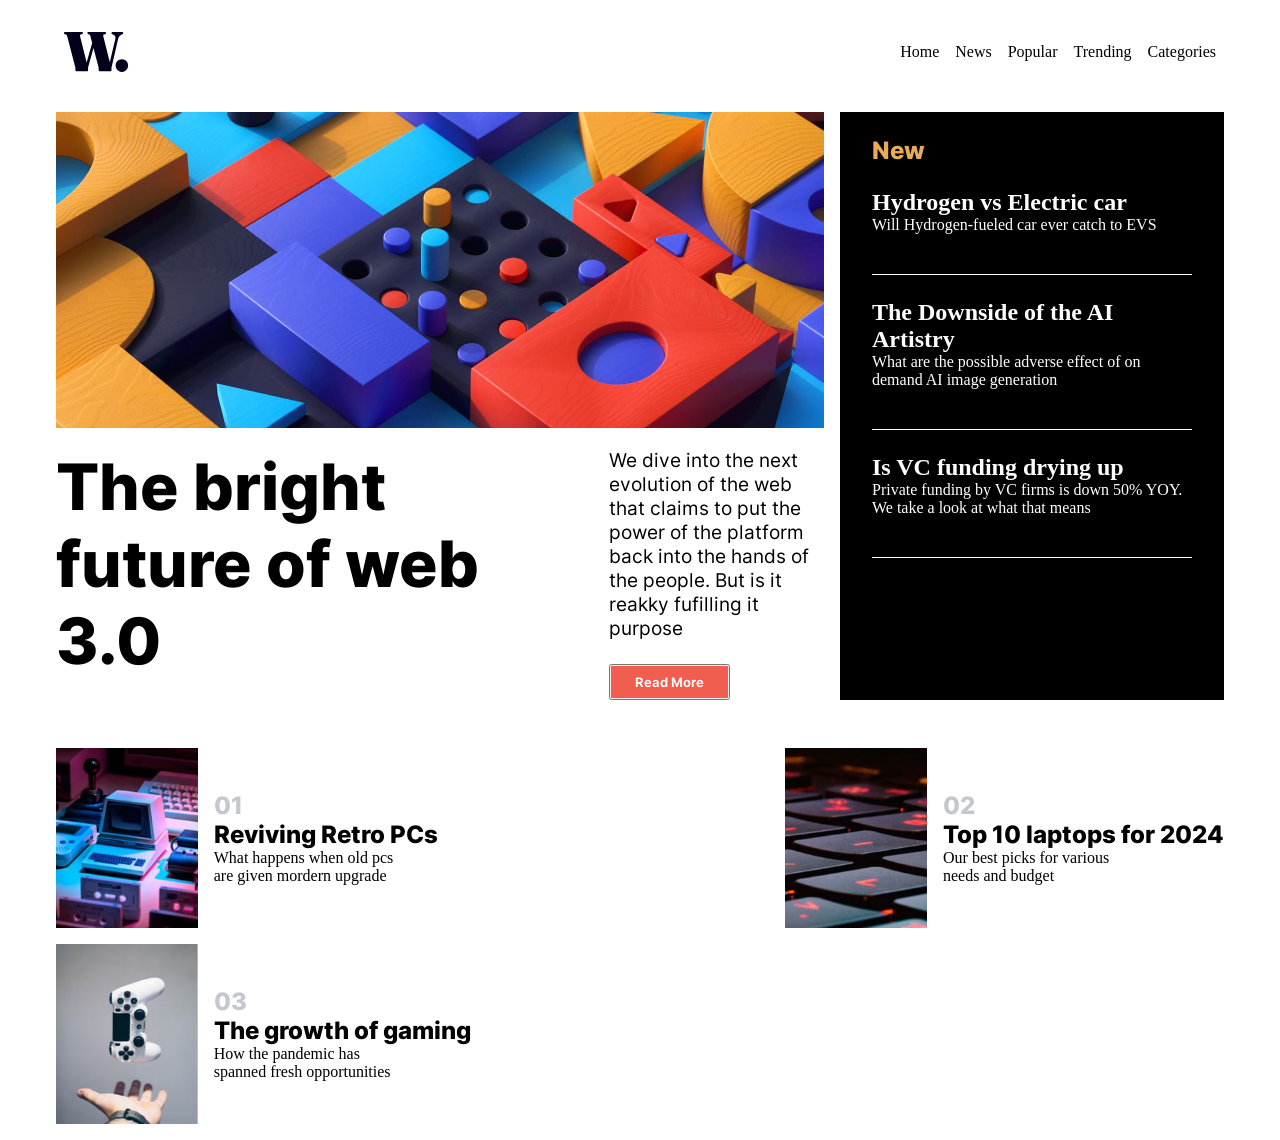
<file: codes/index.html>
<!DOCTYPE html>
<html lang="en">
  <head>
    <meta charset="UTF-8" />
    <meta name="viewport" content="width=device-width, initial-scale=1.0" />
    <title>News Homepage</title>
  </head>
  <link rel="stylesheet" href="style.css" />
  <style></style>
  <body>
    <header>
      <img
        src="/news-homepage-main/assets/images/logo.svg"
        alt=""
        class="logo"
      />
      <div class="nav_tools">
        <ul>
          <li>Home</li>
          <li>News</li>
          <li>Popular</li>
          <li>Trending</li>
          <li>Categories</li>
        </ul>
      </div>
    </header>
    <main>
      <section class="first_part">
        <img
          src="/news-homepage-main/assets/images/image-web-3-desktop.jpg"
          alt=""
        />
        <div class="page_desc">
          <h1>The bright future of web 3.0</h1>
          <div>
            <p>
              We dive into the next evolution of the web that claims to put the
              power of the platform back into the hands of the people. But is it
              reakky fufilling it purpose
            </p>
            <button><a href="#">Read More</a></button>
          </div>
        </div>
      </section>
      <section class="2nd other_news">
        <h1>New</h1>
        <div>
          <h2>Hydrogen vs Electric car</h2>
          <p>Will Hydrogen-fueled car ever catch to EVS</p>
        </div>
        <div>
          <h2>The Downside of the AI Artistry</h2>
          <p>
            What are the possible adverse effect of on demand AI image
            generation
          </p>
        </div>
        <div>
          <h2>Is VC funding drying up</h2>
          <p>
            Private funding by VC firms is down 50% YOY. We take a look at what
            that means
          </p>
        </div>
      </section>
    </main>

    <section class="3rd footer_news">
      <div>
        <img
          src="../news-homepage-main/assets/images/image-retro-pcs.jpg"
          alt=""
        />
        <div>
          <h1>01</h1>
          <h2>Reviving Retro PCs</h2>
          <p>What happens when old pcs are given mordern upgrade</p>
        </div>
      </div>
      <div>
        <img
          src="../news-homepage-main/assets/images/image-top-laptops.jpg"
          alt=""
        />
        <div>
          <h1>02</h1>
          <h2>Top 10 laptops for 2024</h2>
          <p>Our best picks for various needs and budget</p>
        </div>
      </div>
      <div>
        <img
          src="../news-homepage-main/assets/images/image-gaming-growth.jpg"
          alt=""
        />
        <div>
          <h1>03</h1>
          <h2>The growth of gaming</h2>
          <p>How the pandemic has spanned fresh opportunities</p>
        </div>
      </div>
    </section>

    <section class="accessory">
      <img
        src="/news-homepage-main/assets/images/icon-menu.svg"
        alt=""
        class="menu"
      />
      <div>
        <img
          src="/news-homepage-main/assets/images/icon-menu-close.svg"
          alt=""
          class="close"
        />
        <ul>
          <li>Home</li>
          <li>New</li>
          <li>Popular</li>
          <li>Trending</li>
          <li>Categories</li>
        </ul>
      </div>
    </section>
    <script src="app.js"></script>
  </body>
</html>
</file>
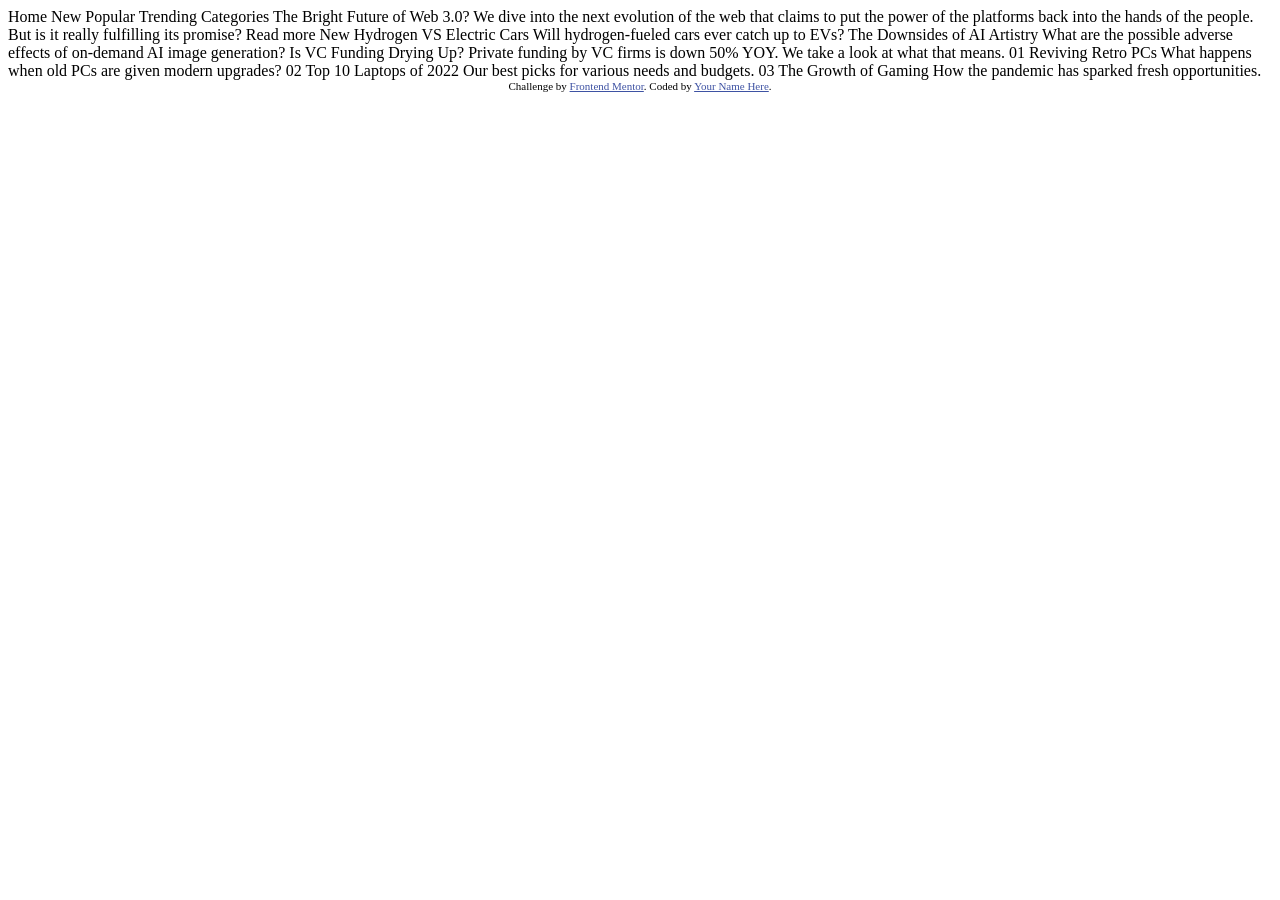
<file: news-homepage-main/index.html>
<!DOCTYPE html>
<html lang="en">
<head>
  <meta charset="UTF-8">
  <meta name="viewport" content="width=device-width, initial-scale=1.0"> <!-- displays site properly based on user's device -->

  <link rel="icon" type="image/png" sizes="32x32" href="./assets/images/favicon-32x32.png">
  
  <title>Frontend Mentor | News homepage</title>

  <!-- Feel free to remove these styles or customise in your own stylesheet 👍 -->
  <style>
    .attribution { font-size: 11px; text-align: center; }
    .attribution a { color: hsl(228, 45%, 44%); }
  </style>
</head>
<body>

  Home
  New
  Popular
  Trending
  Categories

  The Bright Future of Web 3.0?

  We dive into the next evolution of the web that claims to put the power of the platforms back into the hands of the people. 
  But is it really fulfilling its promise?

  Read more

  New 

  Hydrogen VS Electric Cars
  Will hydrogen-fueled cars ever catch up to EVs?

  The Downsides of AI Artistry
  What are the possible adverse effects of on-demand AI image generation?

  Is VC Funding Drying Up?
  Private funding by VC firms is down 50% YOY. We take a look at what that means.

  01
  Reviving Retro PCs
  What happens when old PCs are given modern upgrades?

  02
  Top 10 Laptops of 2022
  Our best picks for various needs and budgets.

  03
  The Growth of Gaming
  How the pandemic has sparked fresh opportunities.
  
  <div class="attribution">
    Challenge by <a href="https://www.frontendmentor.io?ref=challenge" target="_blank">Frontend Mentor</a>. 
    Coded by <a href="#">Your Name Here</a>.
  </div>
</body>
</html>
</file>
<file: codes/style.css>
*{
    margin: 0;
    padding: 0;
    box-sizing: 0;
}
:root {
    /* Primary */
  --Soft-orange: hsl(35, 77%, 62%);
  --Soft-red: hsl(5, 85%, 63%);

    /* Neutral */

    --Off-white: hsl(36, 100%, 99%);
    --Grayish-blue: hsl(233, 8%, 79%);
    --Dark-grayish-blue: hsl(236, 13%, 42%);
    --Very-dark-blue: hsl(240, 100%, 5%);
}
@font-face {
    font-family: "Static";
    src: url(/news-homepage-main/assets/fonts/static/Inter-ExtraBold.ttf);
}
@font-face {
    font-family: "Light";
    src: url(/news-homepage-main/assets/fonts/Inter-VariableFont_slnt\,wght.ttf);
}

/* HEADER */
ul {
    list-style-type: none;
  }
  header {
    display: flex;
    align-items: center;
    justify-content: space-between;
    padding: 0.5rem 1rem 0.5rem 1rem;
    margin-left: 3rem;
    margin-right: 3rem;
    margin-bottom: 2rem;
    margin-top: 1.5rem;
  }
  header > div > ul {
    display: flex;
  }
  .nav_tools > ul > li {
    margin-left: 1rem;
}
.nav_tools > ul > li:hover {
    border-bottom: var(--Soft-red) 3px solid;
}
main{
    display: grid;
    grid-template-columns: minmax(375px, 3fr) 1.5fr;
    margin-left: 3.5rem;
    margin-right: 3.5rem;
    gap: 1rem;
    margin-bottom: 3rem;
}

/* 1st Part */
.first_part {
    /* grid-column: 1/4; */
}
.first_part>img{
    width: 100%;
    margin-bottom: 1rem;
}
.page_desc > h1 {
    font-size: 4rem;
    font-family: static;
  }
.page_desc >div>p {
    font-family: Light;
    max-width: 30ch;
    margin-bottom: 1.5rem;
    font-size: 1.2rem;
}
button>a {
    display: block;
    text-decoration: none;
    background-color: var(--Soft-red);
    color: white;
    padding: 0.5rem 1.5rem 0.5rem 1.5rem;
    font-family: Light;
    font-weight: 650;
}
.page_desc{
    display: flex;
    flex: 1;
    gap: 1.5rem;
    align-items:flex-start;
    justify-content: center;
}

/* 2nd part */
.other_news{
    /* grid-column: 5/6; */
    background-color: black;
    padding: 1.5rem 2rem 1rem 2rem;
}
.other_news>div{
    color: white;
    margin-bottom: 1.5rem;
    border-bottom: white 1px solid;
    padding-bottom: 2.5rem;
}
.other_news>h1 {
    color: var(--Soft-orange);
    font-family: static;
    margin-bottom: 1.5rem;
}

/* Footer section */
.footer_news>div{
    display: flex;
    gap: 1rem;
    align-items: center;
    justify-content: center;
}
.footer_news {
    display: flex;
    flex-wrap: wrap;
    gap: 1rem;
    align-items: center;
    justify-content: space-between;
    margin-bottom: 1rem;
    margin-left: 3.5rem;
    margin-right: 3.5rem;
}
.footer_news>div>img{
    height: 20vh;
}
.footer_news>div>div>p{
    width: 25ch;
}
.footer_news>div>div>h2{
    font-family: static;
}
.footer_news>div>div>h1{
    color: var(--Grayish-blue);
    font-family: static;
}
.accessory>img{  
    display: none;
}
.accessory>div{
    display: none;
    position: absolute;
    top: 0;
    right: 0;
    background: white;
    height: 100vh;
    width: 50vw;
    padding: 4rem 2rem 2rem 2rem;

}
.accessory>div>ul>li{
    margin-bottom: 1.5rem;
    font-size: 1.5rem;
}
.accessory>div>img{
    margin-bottom: 2rem;
position: absolute;
top: 30px;
right: 40px;
}
@media screen and (max-width: 600px){
    main {
        display: flex;
        flex-direction: column;
    }
    header > div > ul{
        display: none;
    }
    .page_desc{
        flex-direction: column;
    }
    .accessory>img{
        display: inline;
        position: absolute;
        top: 2.5rem;
        right: 2.5rem;
    }
}
.visibilityClass{
    display: block;
}
</file>
